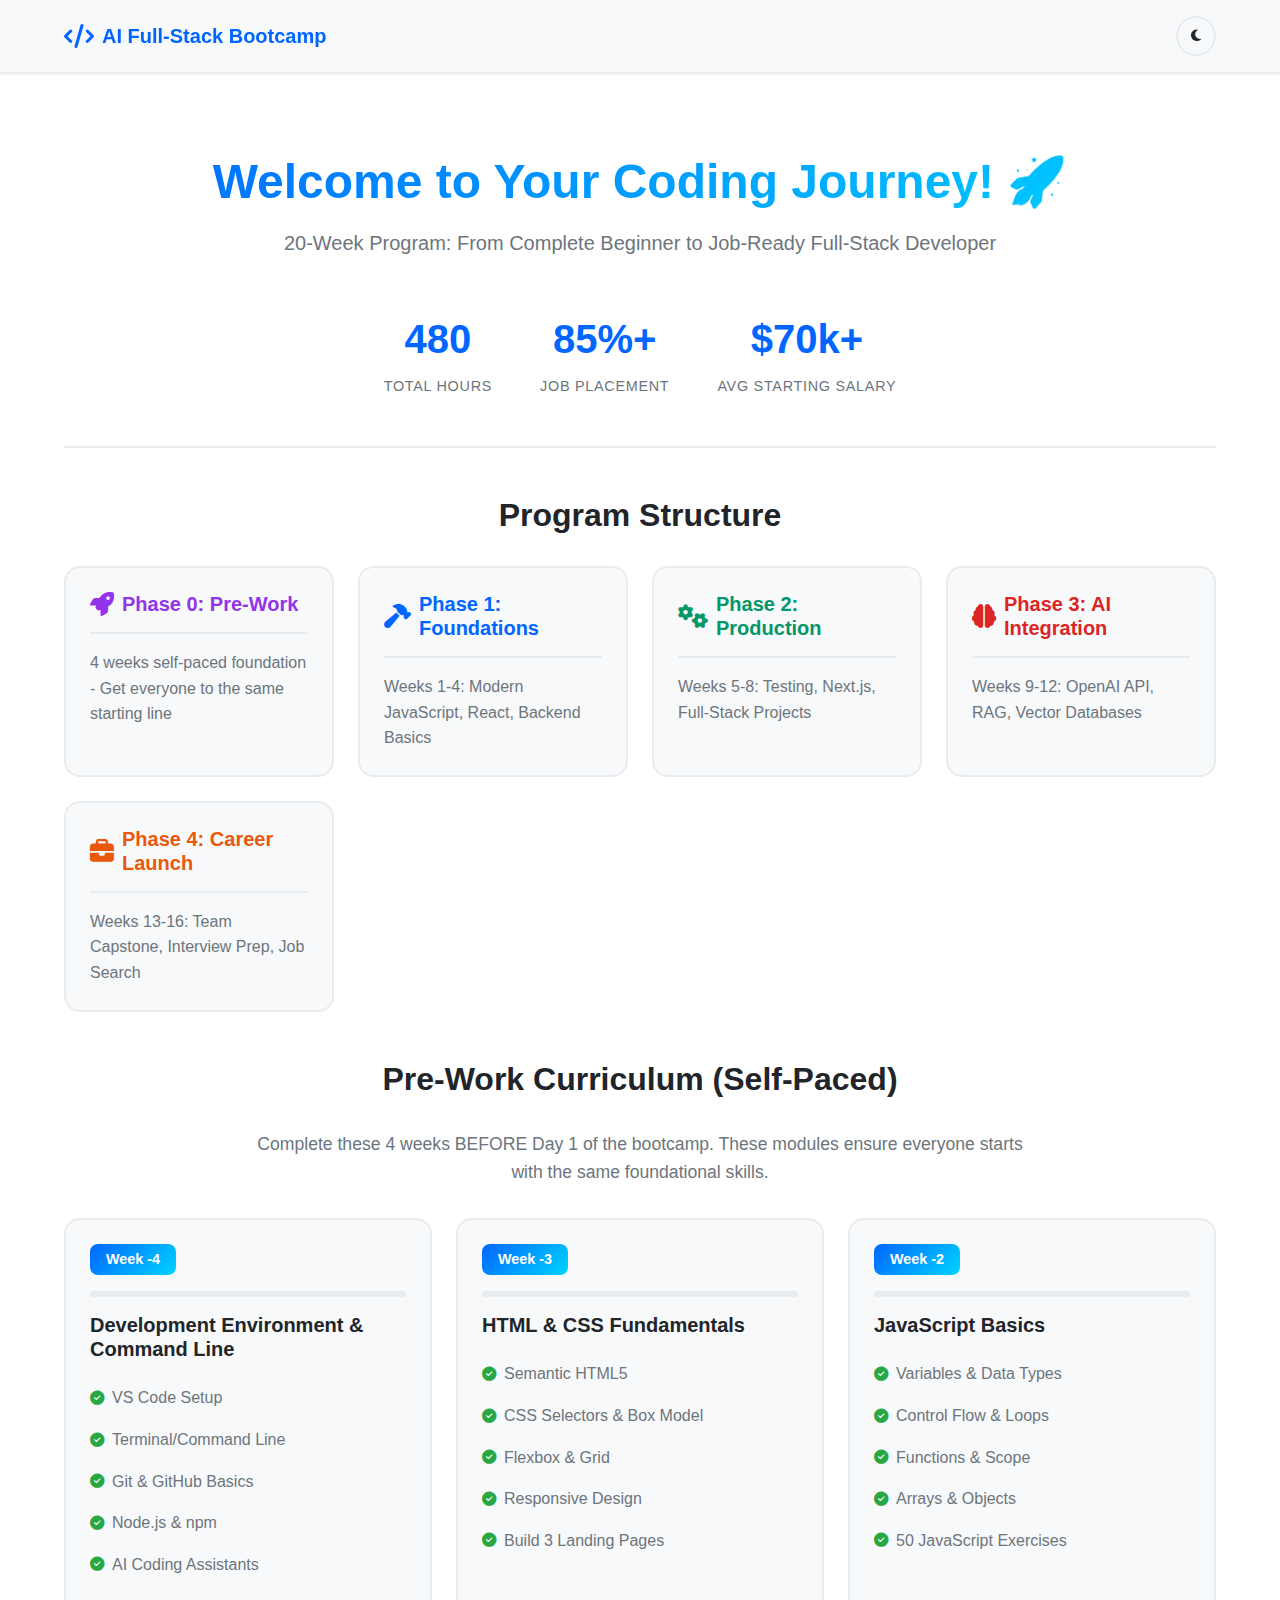
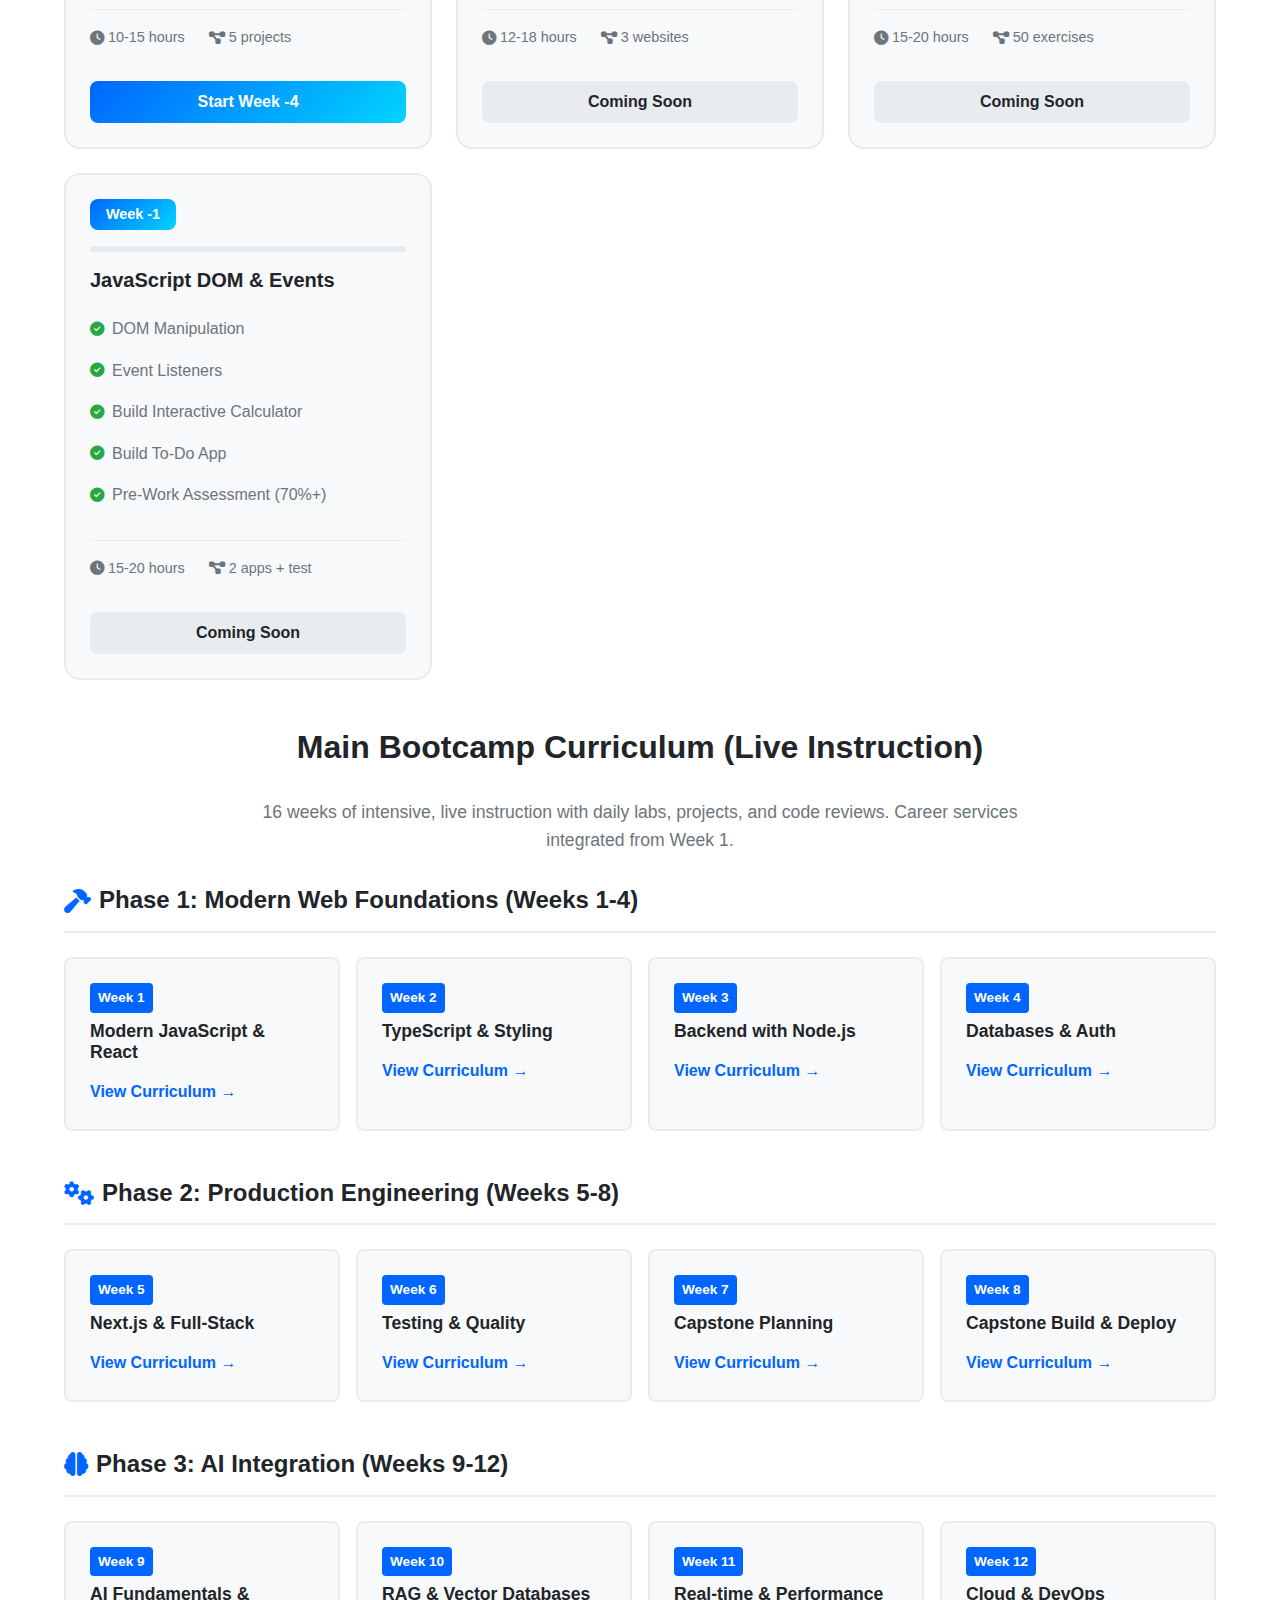
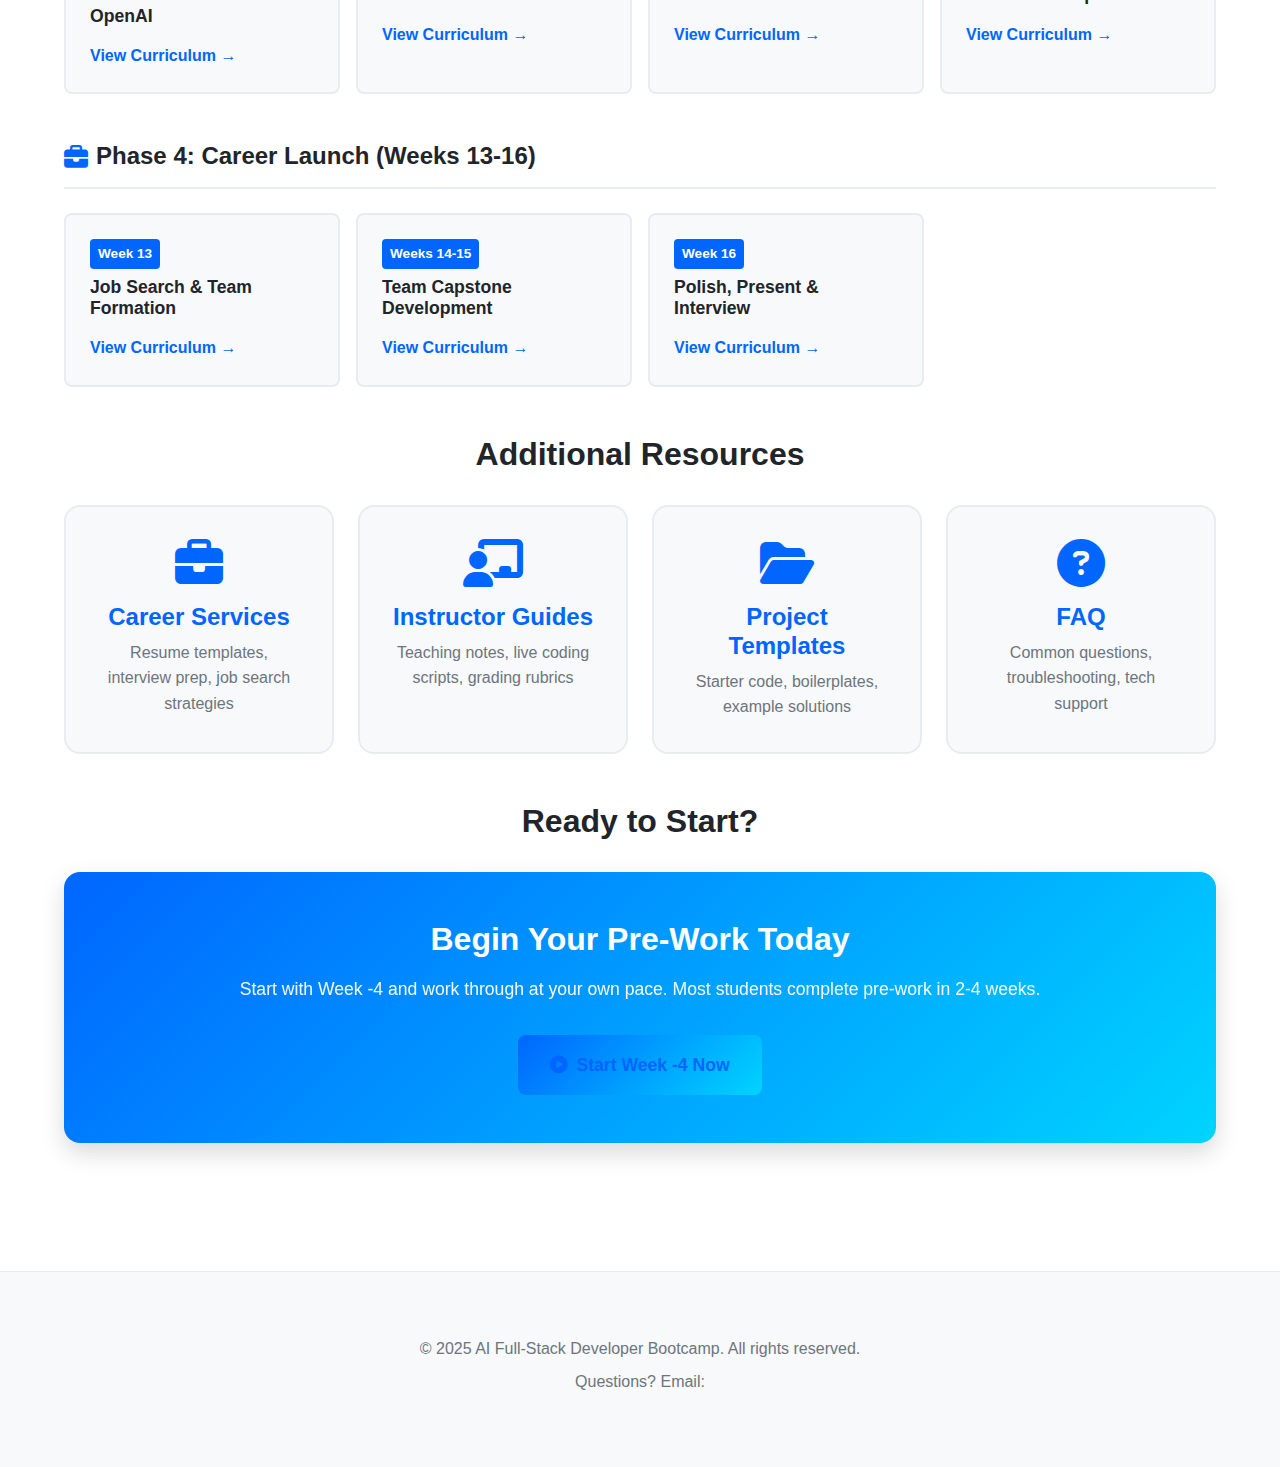
<file: index.html>
<!DOCTYPE html>
<html lang="en">
<head>
    <meta charset="UTF-8">
    <meta name="viewport" content="width=device-width, initial-scale=1.0">
    <title>AI Full-Stack Developer Bootcamp - Curriculum</title>
    <link rel="stylesheet" href="styles/main.css">
    <link rel="stylesheet" href="https://cdnjs.cloudflare.com/ajax/libs/font-awesome/6.4.0/css/all.min.css">
</head>
<body>
    <nav class="main-nav">
        <div class="nav-container">
            <div class="logo">
                <i class="fas fa-code"></i>
                <span>AI Full-Stack Bootcamp</span>
            </div>
            <button class="theme-toggle" id="themeToggle">
                <i class="fas fa-moon"></i>
            </button>
        </div>
    </nav>

    <main class="container">
        <header class="hero">
            <h1>Welcome to Your Coding Journey! 🚀</h1>
            <p class="subtitle">20-Week Program: From Complete Beginner to Job-Ready Full-Stack Developer</p>
            <div class="stats">
                <div class="stat">
                    <span class="stat-number">480</span>
                    <span class="stat-label">Total Hours</span>
                </div>
                <div class="stat">
                    <span class="stat-number">85%+</span>
                    <span class="stat-label">Job Placement</span>
                </div>
                <div class="stat">
                    <span class="stat-number">$70k+</span>
                    <span class="stat-label">Avg Starting Salary</span>
                </div>
            </div>
        </header>

        <section class="program-overview">
            <h2>Program Structure</h2>
            <div class="phases">
                <div class="phase">
                    <div class="phase-header phase-0">
                        <i class="fas fa-rocket"></i>
                        <h3>Phase 0: Pre-Work</h3>
                    </div>
                    <p>4 weeks self-paced foundation - Get everyone to the same starting line</p>
                </div>
                <div class="phase">
                    <div class="phase-header phase-1">
                        <i class="fas fa-hammer"></i>
                        <h3>Phase 1: Foundations</h3>
                    </div>
                    <p>Weeks 1-4: Modern JavaScript, React, Backend Basics</p>
                </div>
                <div class="phase">
                    <div class="phase-header phase-2">
                        <i class="fas fa-cogs"></i>
                        <h3>Phase 2: Production</h3>
                    </div>
                    <p>Weeks 5-8: Testing, Next.js, Full-Stack Projects</p>
                </div>
                <div class="phase">
                    <div class="phase-header phase-3">
                        <i class="fas fa-brain"></i>
                        <h3>Phase 3: AI Integration</h3>
                    </div>
                    <p>Weeks 9-12: OpenAI API, RAG, Vector Databases</p>
                </div>
                <div class="phase">
                    <div class="phase-header phase-4">
                        <i class="fas fa-briefcase"></i>
                        <h3>Phase 4: Career Launch</h3>
                    </div>
                    <p>Weeks 13-16: Team Capstone, Interview Prep, Job Search</p>
                </div>
            </div>
        </section>

        <section class="curriculum-nav">
            <h2>Pre-Work Curriculum (Self-Paced)</h2>
            <p class="section-intro">Complete these 4 weeks BEFORE Day 1 of the bootcamp. These modules ensure everyone starts with the same foundational skills.</p>
            
            <div class="week-cards">
                <div class="week-card">
                    <div class="week-header">
                        <span class="week-number">Week -4</span>
                        <div class="progress-bar">
                            <div class="progress-fill" data-progress="0"></div>
                        </div>
                    </div>
                    <h3>Development Environment & Command Line</h3>
                    <ul class="topics-list">
                        <li><i class="fas fa-check-circle"></i> VS Code Setup</li>
                        <li><i class="fas fa-check-circle"></i> Terminal/Command Line</li>
                        <li><i class="fas fa-check-circle"></i> Git & GitHub Basics</li>
                        <li><i class="fas fa-check-circle"></i> Node.js & npm</li>
                        <li><i class="fas fa-check-circle"></i> AI Coding Assistants</li>
                    </ul>
                    <div class="week-meta">
                        <span><i class="fas fa-clock"></i> 10-15 hours</span>
                        <span><i class="fas fa-project-diagram"></i> 5 projects</span>
                    </div>
                    <a href="prework/week-4/index.html" class="btn btn-primary">Start Week -4</a>
                </div>

                <div class="week-card">
                    <div class="week-header">
                        <span class="week-number">Week -3</span>
                        <div class="progress-bar">
                            <div class="progress-fill" data-progress="0"></div>
                        </div>
                    </div>
                    <h3>HTML & CSS Fundamentals</h3>
                    <ul class="topics-list">
                        <li><i class="fas fa-check-circle"></i> Semantic HTML5</li>
                        <li><i class="fas fa-check-circle"></i> CSS Selectors & Box Model</li>
                        <li><i class="fas fa-check-circle"></i> Flexbox & Grid</li>
                        <li><i class="fas fa-check-circle"></i> Responsive Design</li>
                        <li><i class="fas fa-check-circle"></i> Build 3 Landing Pages</li>
                    </ul>
                    <div class="week-meta">
                        <span><i class="fas fa-clock"></i> 12-18 hours</span>
                        <span><i class="fas fa-project-diagram"></i> 3 websites</span>
                    </div>
                    <a href="prework/week-3/index.html" class="btn btn-secondary">Coming Soon</a>
                </div>

                <div class="week-card">
                    <div class="week-header">
                        <span class="week-number">Week -2</span>
                        <div class="progress-bar">
                            <div class="progress-fill" data-progress="0"></div>
                        </div>
                    </div>
                    <h3>JavaScript Basics</h3>
                    <ul class="topics-list">
                        <li><i class="fas fa-check-circle"></i> Variables & Data Types</li>
                        <li><i class="fas fa-check-circle"></i> Control Flow & Loops</li>
                        <li><i class="fas fa-check-circle"></i> Functions & Scope</li>
                        <li><i class="fas fa-check-circle"></i> Arrays & Objects</li>
                        <li><i class="fas fa-check-circle"></i> 50 JavaScript Exercises</li>
                    </ul>
                    <div class="week-meta">
                        <span><i class="fas fa-clock"></i> 15-20 hours</span>
                        <span><i class="fas fa-project-diagram"></i> 50 exercises</span>
                    </div>
                    <a href="prework/week-2/index.html" class="btn btn-secondary">Coming Soon</a>
                </div>

                <div class="week-card">
                    <div class="week-header">
                        <span class="week-number">Week -1</span>
                        <div class="progress-bar">
                            <div class="progress-fill" data-progress="0"></div>
                        </div>
                    </div>
                    <h3>JavaScript DOM & Events</h3>
                    <ul class="topics-list">
                        <li><i class="fas fa-check-circle"></i> DOM Manipulation</li>
                        <li><i class="fas fa-check-circle"></i> Event Listeners</li>
                        <li><i class="fas fa-check-circle"></i> Build Interactive Calculator</li>
                        <li><i class="fas fa-check-circle"></i> Build To-Do App</li>
                        <li><i class="fas fa-check-circle"></i> Pre-Work Assessment (70%+)</li>
                    </ul>
                    <div class="week-meta">
                        <span><i class="fas fa-clock"></i> 15-20 hours</span>
                        <span><i class="fas fa-project-diagram"></i> 2 apps + test</span>
                    </div>
                    <a href="prework/week-1/index.html" class="btn btn-secondary">Coming Soon</a>
                </div>
            </div>
        </section>

        <section class="curriculum-nav bootcamp-weeks">
            <h2>Main Bootcamp Curriculum (Live Instruction)</h2>
            <p class="section-intro">16 weeks of intensive, live instruction with daily labs, projects, and code reviews. Career services integrated from Week 1.</p>
            
            <div class="phase-section">
                <h3 class="phase-title"><i class="fas fa-hammer"></i> Phase 1: Modern Web Foundations (Weeks 1-4)</h3>
                <div class="week-grid">
                    <div class="week-item">
                        <span class="week-badge">Week 1</span>
                        <h4>Modern JavaScript & React</h4>
                        <a href="bootcamp/week-1/index.html" class="btn-link">View Curriculum →</a>
                    </div>
                    <div class="week-item">
                        <span class="week-badge">Week 2</span>
                        <h4>TypeScript & Styling</h4>
                        <a href="bootcamp/week-2/index.html" class="btn-link">View Curriculum →</a>
                    </div>
                    <div class="week-item">
                        <span class="week-badge">Week 3</span>
                        <h4>Backend with Node.js</h4>
                        <a href="bootcamp/week-3/index.html" class="btn-link">View Curriculum →</a>
                    </div>
                    <div class="week-item">
                        <span class="week-badge">Week 4</span>
                        <h4>Databases & Auth</h4>
                        <a href="bootcamp/week-4/index.html" class="btn-link">View Curriculum →</a>
                    </div>
                </div>
            </div>

            <div class="phase-section">
                <h3 class="phase-title"><i class="fas fa-cogs"></i> Phase 2: Production Engineering (Weeks 5-8)</h3>
                <div class="week-grid">
                    <div class="week-item">
                        <span class="week-badge">Week 5</span>
                        <h4>Next.js & Full-Stack</h4>
                        <a href="bootcamp/week-5/index.html" class="btn-link">View Curriculum →</a>
                    </div>
                    <div class="week-item">
                        <span class="week-badge">Week 6</span>
                        <h4>Testing & Quality</h4>
                        <a href="bootcamp/week-6/index.html" class="btn-link">View Curriculum →</a>
                    </div>
                    <div class="week-item">
                        <span class="week-badge">Week 7</span>
                        <h4>Capstone Planning</h4>
                        <a href="bootcamp/week-7/index.html" class="btn-link">View Curriculum →</a>
                    </div>
                    <div class="week-item">
                        <span class="week-badge">Week 8</span>
                        <h4>Capstone Build & Deploy</h4>
                        <a href="bootcamp/week-8/index.html" class="btn-link">View Curriculum →</a>
                    </div>
                </div>
            </div>

            <div class="phase-section">
                <h3 class="phase-title"><i class="fas fa-brain"></i> Phase 3: AI Integration (Weeks 9-12)</h3>
                <div class="week-grid">
                    <div class="week-item">
                        <span class="week-badge">Week 9</span>
                        <h4>AI Fundamentals & OpenAI</h4>
                        <a href="bootcamp/week-9/index.html" class="btn-link">View Curriculum →</a>
                    </div>
                    <div class="week-item">
                        <span class="week-badge">Week 10</span>
                        <h4>RAG & Vector Databases</h4>
                        <a href="bootcamp/week-10/index.html" class="btn-link">View Curriculum →</a>
                    </div>
                    <div class="week-item">
                        <span class="week-badge">Week 11</span>
                        <h4>Real-time & Performance</h4>
                        <a href="bootcamp/week-11/index.html" class="btn-link">View Curriculum →</a>
                    </div>
                    <div class="week-item">
                        <span class="week-badge">Week 12</span>
                        <h4>Cloud & DevOps</h4>
                        <a href="bootcamp/week-12/index.html" class="btn-link">View Curriculum →</a>
                    </div>
                </div>
            </div>

            <div class="phase-section">
                <h3 class="phase-title"><i class="fas fa-briefcase"></i> Phase 4: Career Launch (Weeks 13-16)</h3>
                <div class="week-grid">
                    <div class="week-item">
                        <span class="week-badge">Week 13</span>
                        <h4>Job Search & Team Formation</h4>
                        <a href="bootcamp/week-13/index.html" class="btn-link">View Curriculum →</a>
                    </div>
                    <div class="week-item">
                        <span class="week-badge">Weeks 14-15</span>
                        <h4>Team Capstone Development</h4>
                        <a href="bootcamp/week-14-15/index.html" class="btn-link">View Curriculum →</a>
                    </div>
                    <div class="week-item">
                        <span class="week-badge">Week 16</span>
                        <h4>Polish, Present & Interview</h4>
                        <a href="bootcamp/week-16/index.html" class="btn-link">View Curriculum →</a>
                    </div>
                </div>
            </div>
        </section>

        <section class="resources">
            <h2>Additional Resources</h2>
            <div class="resource-grid">
                <a href="resources/career-services.html" class="resource-card">
                    <i class="fas fa-briefcase"></i>
                    <h3>Career Services</h3>
                    <p>Resume templates, interview prep, job search strategies</p>
                </a>
                <a href="resources/instructor-guides.html" class="resource-card">
                    <i class="fas fa-chalkboard-teacher"></i>
                    <h3>Instructor Guides</h3>
                    <p>Teaching notes, live coding scripts, grading rubrics</p>
                </a>
                <a href="resources/project-templates.html" class="resource-card">
                    <i class="fas fa-folder-open"></i>
                    <h3>Project Templates</h3>
                    <p>Starter code, boilerplates, example solutions</p>
                </a>
                <a href="resources/faq.html" class="resource-card">
                    <i class="fas fa-question-circle"></i>
                    <h3>FAQ</h3>
                    <p>Common questions, troubleshooting, tech support</p>
                </a>
            </div>
        </section>

        <section class="getting-started">
            <h2>Ready to Start?</h2>
            <div class="cta-box">
                <h3>Begin Your Pre-Work Today</h3>
                <p>Start with Week -4 and work through at your own pace. Most students complete pre-work in 2-4 weeks.</p>
                <a href="prework/week-4/index.html" class="btn btn-cta">
                    <i class="fas fa-play-circle"></i> Start Week -4 Now
                </a>
            </div>
        </section>
    </main>

    <footer>
        <div class="container">
            <p>&copy; 2025 AI Full-Stack Developer Bootcamp. All rights reserved.</p>
            <p>Questions? Email: <a href="/cdn-cgi/l/email-protection#582b2d2828372a2c183a37372c3b393528763c3d2e"><span class="__cf_email__" data-cfemail="fb888e8b8b94898fbb9994948f989a
</file>
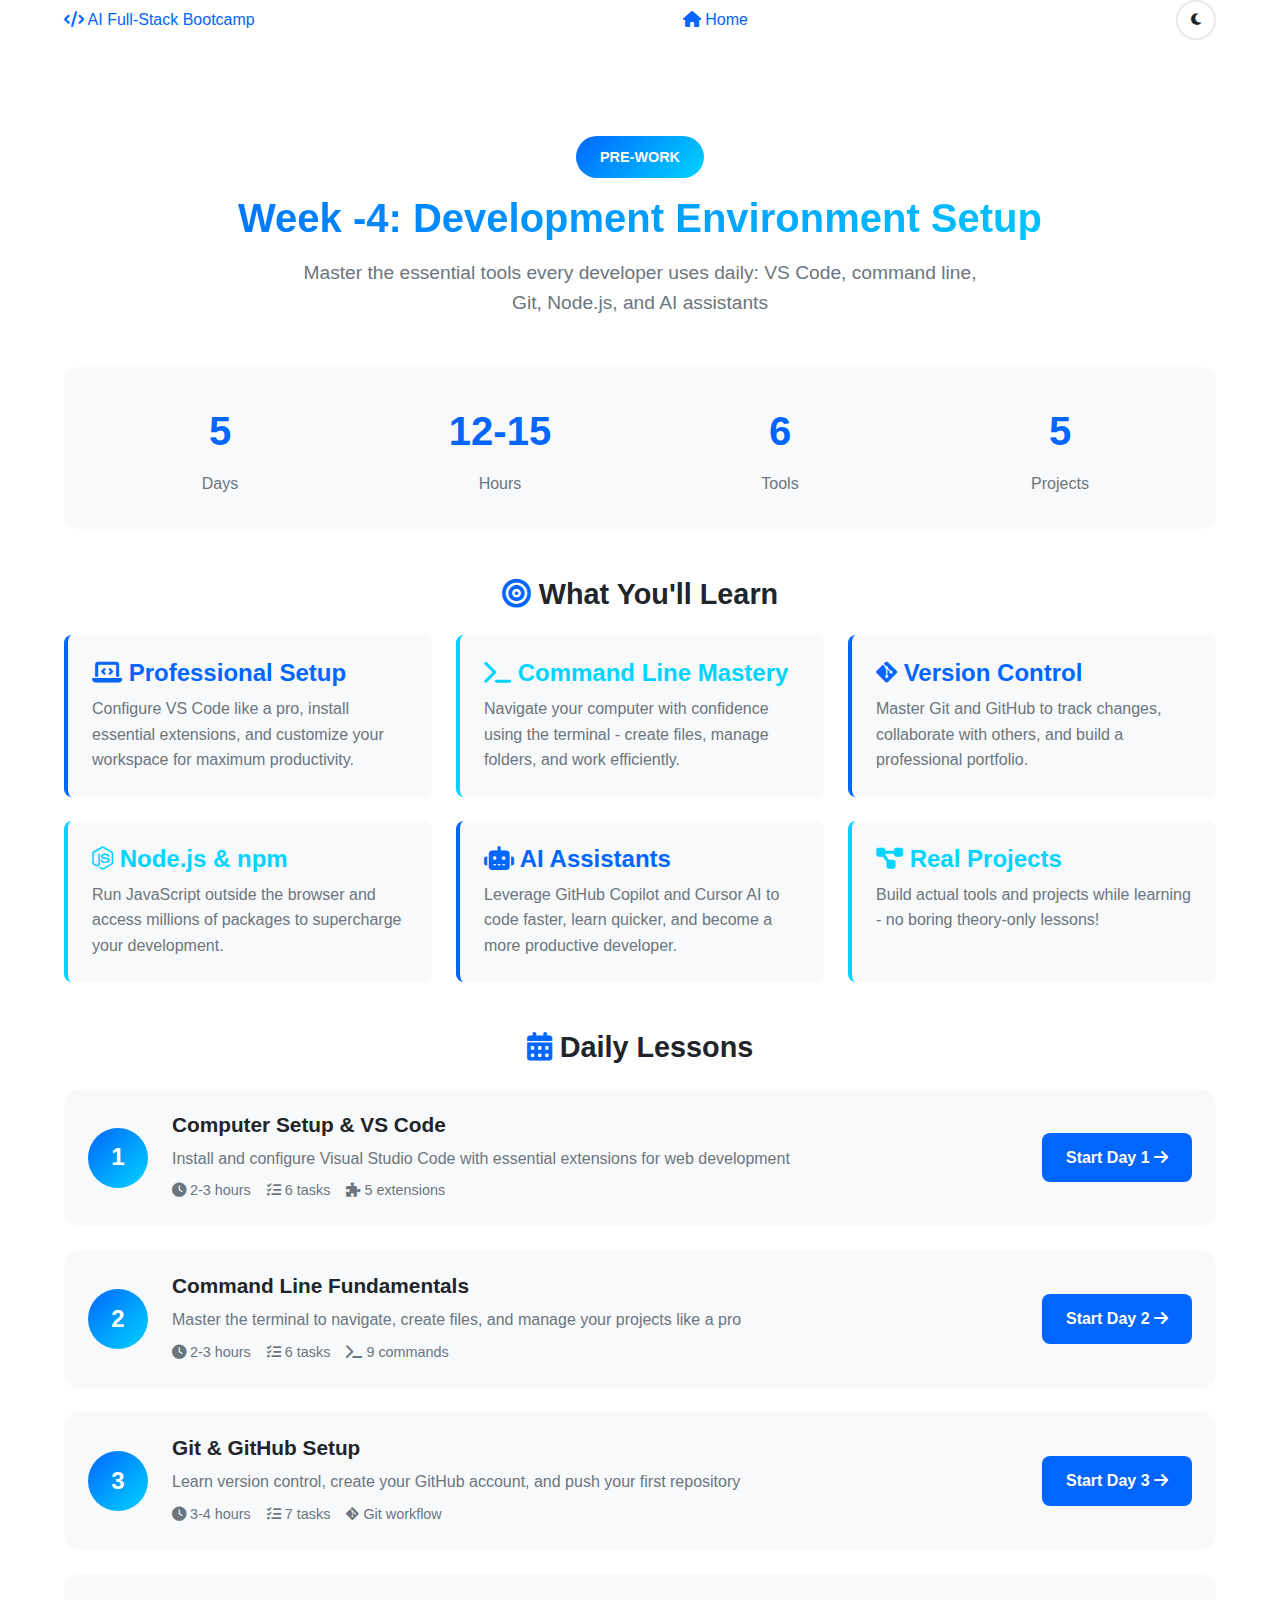
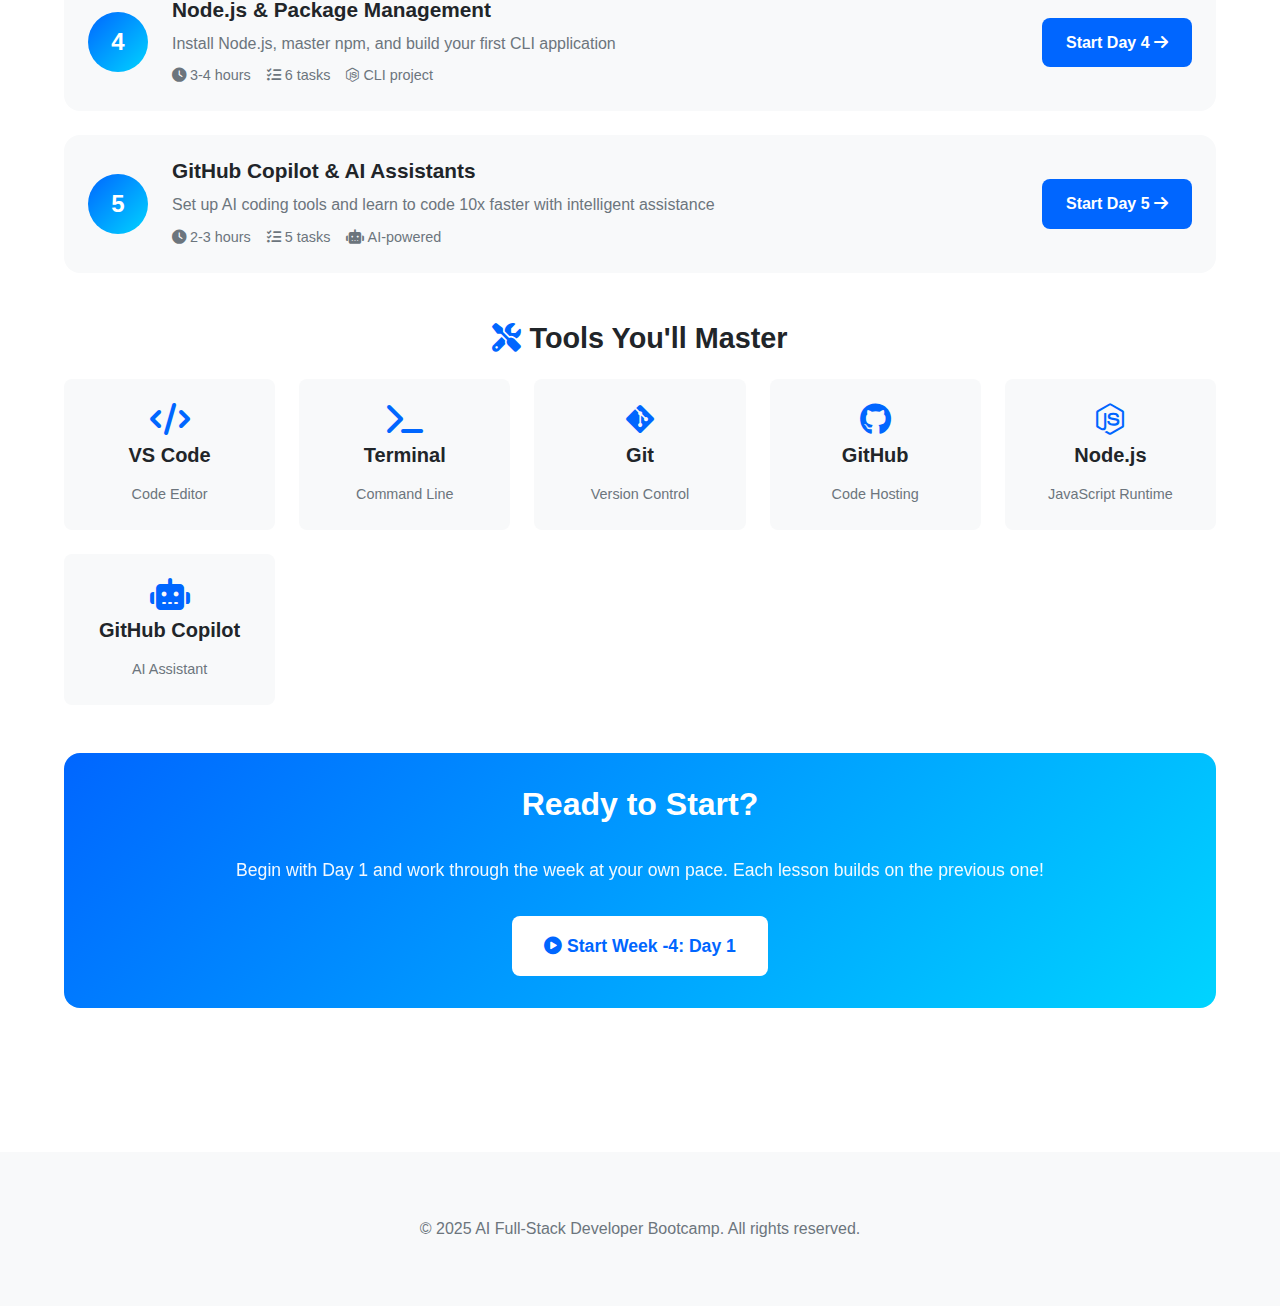
<file: prework/week-4/index.html>
<!DOCTYPE html>
<html lang="en">
<head>
    <meta charset="UTF-8">
    <meta name="viewport" content="width=device-width, initial-scale=1.0">
    <title>Week -4: Development Environment Setup | AI Full-Stack Developer Bootcamp</title>
    <link rel="stylesheet" href="../../styles/main.css">
    <link rel="stylesheet" href="https://cdnjs.cloudflare.com/ajax/libs/font-awesome/6.4.0/css/all.min.css">
</head>
<body>
    <nav class="top-nav">
        <div class="nav-container">
            <a href="../../index.html" class="nav-brand">
                <i class="fas fa-code"></i>
                AI Full-Stack Bootcamp
            </a>
            <div class="nav-links">
                <a href="../../index.html"><i class="fas fa-home"></i> Home</a>
            </div>
            <button id="theme-toggle" class="theme-toggle" aria-label="Toggle theme">
                <i class="fas fa-moon"></i>
            </button>
        </div>
    </nav>

    <div class="container" style="padding-top: 6rem;">
        <header style="text-align: center; margin-bottom: 3rem;">
            <div style="display: inline-block; background: linear-gradient(135deg, var(--accent-primary), var(--accent-secondary)); padding: 0.5rem 1.5rem; border-radius: 2rem; margin-bottom: 1rem;">
                <span style="color: white; font-weight: 600; font-size: 0.9rem;">PRE-WORK</span>
            </div>
            <h1 style="font-size: 2.5rem; margin-bottom: 1rem; background: linear-gradient(135deg, var(--accent-primary), var(--accent-secondary)); -webkit-background-clip: text; -webkit-text-fill-color: transparent; background-clip: text;">
                Week -4: Development Environment Setup
            </h1>
            <p style="font-size: 1.2rem; color: var(--text-secondary); max-width: 700px; margin: 0 auto;">
                Master the essential tools every developer uses daily: VS Code, command line, Git, Node.js, and AI assistants
            </p>
        </header>

        <section style="background: var(--bg-secondary); padding: 2rem; border-radius: var(--radius-lg); margin-bottom: 3rem;">
            <div style="display: grid; grid-template-columns: repeat(auto-fit, minmax(200px, 1fr)); gap: 2rem; text-align: center;">
                <div>
                    <div style="font-size: 2.5rem; font-weight: 700; color: var(--accent-primary); margin-bottom: 0.5rem;">5</div>
                    <div style="color: var(--text-secondary);">Days</div>
                </div>
                <div>
                    <div style="font-size: 2.5rem; font-weight: 700; color: var(--accent-primary); margin-bottom: 0.5rem;">12-15</div>
                    <div style="color: var(--text-secondary);">Hours</div>
                </div>
                <div>
                    <div style="font-size: 2.5rem; font-weight: 700; color: var(--accent-primary); margin-bottom: 0.5rem;">6</div>
                    <div style="color: var(--text-secondary);">Tools</div>
                </div>
                <div>
                    <div style="font-size: 2.5rem; font-weight: 700; color: var(--accent-primary); margin-bottom: 0.5rem;">5</div>
                    <div style="color: var(--text-secondary);">Projects</div>
                </div>
            </div>
        </section>

        <section style="margin-bottom: 3rem;">
            <h2 style="font-size: 1.8rem; margin-bottom: 1.5rem;">
                <i class="fas fa-bullseye" style="color: var(--accent-primary);"></i>
                What You'll Learn
            </h2>
            <div style="display: grid; grid-template-columns: repeat(auto-fit, minmax(300px, 1fr)); gap: 1.5rem;">
                <div style="background: var(--bg-secondary); padding: 1.5rem; border-radius: var(--radius-md); border-left: 4px solid var(--accent-primary);">
                    <h3 style="color: var(--accent-primary); margin-bottom: 0.5rem;">
                        <i class="fas fa-laptop-code"></i> Professional Setup
                    </h3>
                    <p style="color: var(--text-secondary); margin: 0;">Configure VS Code like a pro, install essential extensions, and customize your workspace for maximum productivity.</p>
                </div>
                <div style="background: var(--bg-secondary); padding: 1.5rem; border-radius: var(--radius-md); border-left: 4px solid var(--accent-secondary);">
                    <h3 style="color: var(--accent-secondary); margin-bottom: 0.5rem;">
                        <i class="fas fa-terminal"></i> Command Line Mastery
                    </h3>
                    <p style="color: var(--text-secondary); margin: 0;">Navigate your computer with confidence using the terminal - create files, manage folders, and work efficiently.</p>
                </div>
                <div style="background: var(--bg-secondary); padding: 1.5rem; border-radius: var(--radius-md); border-left: 4px solid var(--accent-primary);">
                    <h3 style="color: var(--accent-primary); margin-bottom: 0.5rem;">
                        <i class="fab fa-git-alt"></i> Version Control
                    </h3>
                    <p style="color: var(--text-secondary); margin: 0;">Master Git and GitHub to track changes, collaborate with others, and build a professional portfolio.</p>
                </div>
                <div style="background: var(--bg-secondary); padding: 1.5rem; border-radius: var(--radius-md); border-left: 4px solid var(--accent-secondary);">
                    <h3 style="color: var(--accent-secondary); margin-bottom: 0.5rem;">
                        <i class="fab fa-node-js"></i> Node.js & npm
                    </h3>
                    <p style="color: var(--text-secondary); margin: 0;">Run JavaScript outside the browser and access millions of packages to supercharge your development.</p>
                </div>
                <div style="background: var(--bg-secondary); padding: 1.5rem; border-radius: var(--radius-md); border-left: 4px solid var(--accent-primary);">
                    <h3 style="color: var(--accent-primary); margin-bottom: 0.5rem;">
                        <i class="fas fa-robot"></i> AI Assistants
                    </h3>
                    <p style="color: var(--text-secondary); margin: 0;">Leverage GitHub Copilot and Cursor AI to code faster, learn quicker, and become a more productive developer.</p>
                </div>
                <div style="background: var(--bg-secondary); padding: 1.5rem; border-radius: var(--radius-md); border-left: 4px solid var(--accent-secondary);">
                    <h3 style="color: var(--accent-secondary); margin-bottom: 0.5rem;">
                        <i class="fas fa-project-diagram"></i> Real Projects
                    </h3>
                    <p style="color: var(--text-secondary); margin: 0;">Build actual tools and projects while learning - no boring theory-only lessons!</p>
                </div>
            </div>
        </section>

        <section style="margin-bottom: 3rem;">
            <h2 style="font-size: 1.8rem; margin-bottom: 1.5rem;">
                <i class="fas fa-calendar-alt" style="color: var(--accent-primary);"></i>
                Daily Lessons
            </h2>
            
            <div style="display: flex; flex-direction: column; gap: 1.5rem;">
                <!-- Day 1 -->
                <div style="background: var(--bg-secondary); border-radius: var(--radius-lg); overflow: hidden; transition: transform 0.2s, box-shadow 0.2s;">
                    <div style="display: grid; grid-template-columns: auto 1fr auto; gap: 1.5rem; padding: 1.5rem; align-items: center;">
                        <div style="width: 60px; height: 60px; border-radius: 50%; background: linear-gradient(135deg, var(--accent-primary), var(--accent-secondary)); display: flex; align-items: center; justify-content: center; color: white; font-size: 1.5rem; font-weight: 700;">
                            1
                        </div>
                        <div>
                            <h3 style="margin: 0 0 0.5rem 0; font-size: 1.3rem;">Computer Setup & VS Code</h3>
                            <p style="color: var(--text-secondary); margin: 0 0 0.5rem 0;">Install and configure Visual Studio Code with essential extensions for web development</p>
                            <div style="display: flex; gap: 1rem; flex-wrap: wrap; font-size: 0.9rem; color: var(--text-secondary);">
                                <span><i class="fas fa-clock"></i> 2-3 hours</span>
                                <span><i class="fas fa-tasks"></i> 6 tasks</span>
                                <span><i class="fas fa-puzzle-piece"></i> 5 extensions</span>
                            </div>
                        </div>
                        <a href="day1.html" style="padding: 0.75rem 1.5rem; background: var(--accent-primary); color: white; text-decoration: none; border-radius: var(--radius-md); font-weight: 600; white-space: nowrap; transition: transform 0.2s, box-shadow 0.2s;">
                            Start Day 1 <i class="fas fa-arrow-right"></i>
                        </a>
                    </div>
                </div>

                <!-- Day 2 -->
                <div style="background: var(--bg-secondary); border-radius: var(--radius-lg); overflow: hidden; transition: transform 0.2s, box-shadow 0.2s;">
                    <div style="display: grid; grid-template-columns: auto 1fr auto; gap: 1.5rem; padding: 1.5rem; align-items: center;">
                        <div style="width: 60px; height: 60px; border-radius: 50%; background: linear-gradient(135deg, var(--accent-primary), var(--accent-secondary)); display: flex; align-items: center; justify-content: center; color: white; font-size: 1.5rem; font-weight: 700;">
                            2
                        </div>
                        <div>
                            <h3 style="margin: 0 0 0.5rem 0; font-size: 1.3rem;">Command Line Fundamentals</h3>
                            <p style="color: var(--text-secondary); margin: 0 0 0.5rem 0;">Master the terminal to navigate, create files, and manage your projects like a pro</p>
                            <div style="display: flex; gap: 1rem; flex-wrap: wrap; font-size: 0.9rem; color: var(--text-secondary);">
                                <span><i class="fas fa-clock"></i> 2-3 hours</span>
                                <span><i class="fas fa-tasks"></i> 6 tasks</span>
                                <span><i class="fas fa-terminal"></i> 9 commands</span>
                            </div>
                        </div>
                        <a href="day2.html" style="padding: 0.75rem 1.5rem; background: var(--accent-primary); color: white; text-decoration: none; border-radius: var(--radius-md); font-weight: 600; white-space: nowrap; transition: transform 0.2s, box-shadow 0.2s;">
                            Start Day 2 <i class="fas fa-arrow-right"></i>
                        </a>
                    </div>
                </div>

                <!-- Day 3 -->
                <div style="background: var(--bg-secondary); border-radius: var(--radius-lg); overflow: hidden; transition: transform 0.2s, box-shadow 0.2s;">
                    <div style="display: grid; grid-template-columns: auto 1fr auto; gap: 1.5rem; padding: 1.5rem; align-items: center;">
                        <div style="width: 60px; height: 60px; border-radius: 50%; background: linear-gradient(135deg, var(--accent-primary), var(--accent-secondary)); display: flex; align-items: center; justify-content: center; color: white; font-size: 1.5rem; font-weight: 700;">
                            3
                        </div>
                        <div>
                            <h3 style="margin: 0 0 0.5rem 0; font-size: 1.3rem;">Git & GitHub Setup</h3>
                            <p style="color: var(--text-secondary); margin: 0 0 0.5rem 0;">Learn version control, create your GitHub account, and push your first repository</p>
                            <div style="display: flex; gap: 1rem; flex-wrap: wrap; font-size: 0.9rem; color: var(--text-secondary);">
                                <span><i class="fas fa-clock"></i> 3-4 hours</span>
                                <span><i class="fas fa-tasks"></i> 7 tasks</span>
                                <span><i class="fab fa-git-alt"></i> Git workflow</span>
                            </div>
                        </div>
                        <a href="day3.html" style="padding: 0.75rem 1.5rem; background: var(--accent-primary); color: white; text-decoration: none; border-radius: var(--radius-md); font-weight: 600; white-space: nowrap; transition: transform 0.2s, box-shadow 0.2s;">
                            Start Day 3 <i class="fas fa-arrow-right"></i>
                        </a>
                    </div>
                </div>

                <!-- Day 4 -->
                <div style="background: var(--bg-secondary); border-radius: var(--radius-lg); overflow: hidden; transition: transform 0.2s, box-shadow 0.2s;">
                    <div style="display: grid; grid-template-columns: auto 1fr auto; gap: 1.5rem; padding: 1.5rem; align-items: center;">
                        <div style="width: 60px; height: 60px; border-radius: 50%; background: linear-gradient(135deg, var(--accent-primary), var(--accent-secondary)); display: flex; align-items: center; justify-content: center; color: white; font-size: 1.5rem; font-weight: 700;">
                            4
                        </div>
                        <div>
                            <h3 style="margin: 0 0 0.5rem 0; font-size: 1.3rem;">Node.js & Package Management</h3>
                            <p style="color: var(--text-secondary); margin: 0 0 0.5rem 0;">Install Node.js, master npm, and build your first CLI application</p>
                            <div style="display: flex; gap: 1rem; flex-wrap: wrap; font-size: 0.9rem; color: var(--text-secondary);">
                                <span><i class="fas fa-clock"></i> 3-4 hours</span>
                                <span><i class="fas fa-tasks"></i> 6 tasks</span>
                                <span><i class="fab fa-node-js"></i> CLI project</span>
                            </div>
                        </div>
                        <a href="day4.html" style="padding: 0.75rem 1.5rem; background: var(--accent-primary); color: white; text-decoration: none; border-radius: var(--radius-md); font-weight: 600; white-space: nowrap; transition: transform 0.2s, box-shadow 0.2s;">
                            Start Day 4 <i class="fas fa-arrow-right"></i>
                        </a>
                    </div>
                </div>

                <!-- Day 5 -->
                <div style="background: var(--bg-secondary); border-radius: var(--radius-lg); overflow: hidden; transition: transform 0.2s, box-shadow 0.2s;">
                    <div style="display: grid; grid-template-columns: auto 1fr auto; gap: 1.5rem; padding: 1.5rem; align-items: center;">
                        <div style="width: 60px; height: 60px; border-radius: 50%; background: linear-gradient(135deg, var(--accent-primary), var(--accent-secondary)); display: flex; align-items: center; justify-content: center; color: white; font-size: 1.5rem; font-weight: 700;">
                            5
                        </div>
                        <div>
                            <h3 style="margin: 0 0 0.5rem 0; font-size: 1.3rem;">GitHub Copilot & AI Assistants</h3>
                            <p style="color: var(--text-secondary); margin: 0 0 0.5rem 0;">Set up AI coding tools and learn to code 10x faster with intelligent assistance</p>
                            <div style="display: flex; gap: 1rem; flex-wrap: wrap; font-size: 0.9rem; color: var(--text-secondary);">
                                <span><i class="fas fa-clock"></i> 2-3 hours</span>
                                <span><i class="fas fa-tasks"></i> 5 tasks</span>
                                <span><i class="fas fa-robot"></i> AI-powered</span>
                            </div>
                        </div>
                        <a href="day5.html" style="padding: 0.75rem 1.5rem; background: var(--accent-primary); color: white; text-decoration: none; border-radius: var(--radius-md); font-weight: 600; white-space: nowrap; transition: transform 0.2s, box-shadow 0.2s;">
                            Start Day 5 <i class="fas fa-arrow-right"></i>
                        </a>
                    </div>
                </div>
            </div>
        </section>

        <section style="margin-bottom: 3rem;">
            <h2 style="font-size: 1.8rem; margin-bottom: 1.5rem;">
                <i class="fas fa-tools" style="color: var(--accent-primary);"></i>
                Tools You'll Master
            </h2>
            <div style="display: grid; grid-template-columns: repeat(auto-fit, minmax(200px, 1fr)); gap: 1.5rem;">
                <div style="background: var(--bg-secondary); padding: 1.5rem; border-radius: var(--radius-md); text-align: center;">
                    <i class="fas fa-code" style="font-size: 2rem; color: var(--accent-primary); margin-bottom: 0.5rem;"></i>
                    <h4>VS Code</h4>
                    <p style="font-size: 0.9rem; color: var(--text-secondary); margin: 0;">Code Editor</p>
                </div>
                <div style="background: var(--bg-secondary); padding: 1.5rem; border-radius: var(--radius-md); text-align: center;">
                    <i class="fas fa-terminal" style="font-size: 2rem; color: var(--accent-primary); margin-bottom: 0.5rem;"></i>
                    <h4>Terminal</h4>
                    <p style="font-size: 0.9rem; color: var(--text-secondary); margin: 0;">Command Line</p>
                </div>
                <div style="background: var(--bg-secondary); padding: 1.5rem; border-radius: var(--radius-md); text-align: center;">
                    <i class="fab fa-git-alt" style="font-size: 2rem; color: var(--accent-primary); margin-bottom: 0.5rem;"></i>
                    <h4>Git</h4>
                    <p style="font-size: 0.9rem; color: var(--text-secondary); margin: 0;">Version Control</p>
                </div>
                <div style="background: var(--bg-secondary); padding: 1.5rem; border-radius: var(--radius-md); text-align: center;">
                    <i class="fab fa-github" style="font-size: 2rem; color: var(--accent-primary); margin-bottom: 0.5rem;"></i>
                    <h4>GitHub</h4>
                    <p style="font-size: 0.9rem; color: var(--text-secondary); margin: 0;">Code Hosting</p>
                </div>
                <div style="background: var(--bg-secondary); padding: 1.5rem; border-radius: var(--radius-md); text-align: center;">
                    <i class="fab fa-node-js" style="font-size: 2rem; color: var(--accent-primary); margin-bottom: 0.5rem;"></i>
                    <h4>Node.js</h4>
                    <p style="font-size: 0.9rem; color: var(--text-secondary); margin: 0;">JavaScript Runtime</p>
                </div>
                <div style="background: var(--bg-secondary); padding: 1.5rem; border-radius: var(--radius-md); text-align: center;">
                    <i class="fas fa-robot" style="font-size: 2rem; color: var(--accent-primary); margin-bottom: 0.5rem;"></i>
                    <h4>GitHub Copilot</h4>
                    <p style="font-size: 0.9rem; color: var(--text-secondary); margin: 0;">AI Assistant</p>
                </div>
            </div>
        </section>

        <section style="margin-top: 3rem; padding: 2rem; background: linear-gradient(135deg, var(--accent-primary), var(--accent-secondary)); border-radius: var(--radius-lg); color: white; text-align: center;">
            <h2 style="color: white;">Ready to Start?</h2>
            <p style="font-size: 1.1rem; opacity: 0.95; margin-bottom: 2rem;">Begin with Day 1 and work through the week at your own pace. Each lesson builds on the previous one!</p>
            <a href="day1.html" class="btn" style="background: white; color: var(--accent-primary); padding: 1rem 2rem; font-size: 1.1rem; text-decoration: none; border-radius: var(--radius-md); display: inline-block; font-weight: 600; transition: transform 0.2s, box-shadow 0.2s;">
                <i class="fas fa-play-circle"></i> Start Week -4: Day 1
            </a>
        </section>
    </div>

    <footer style="background: var(--bg-secondary); margin-top: 4rem; padding: 2rem 0; text-align: center; border-top: 1px solid var(--border-color);">
        <div class="container">
            <p style="color: var(--text-secondary); margin: 0;">&copy; 2025 AI Full-Stack Developer Bootcamp. All rights reserved.</p>
        </div>
    </footer>

    <script src="../../js/main.js"></script>
</body>
</html>
</file>
<file: styles/main.css>
/* ==========================================
   AI FULL-STACK BOOTCAMP - MAIN STYLESHEET
   Modern, Responsive, Accessible Design
   ========================================== */

/* ========== CSS VARIABLES ========== */
:root {
    /* Colors - Light Theme */
    --bg-primary: #ffffff;
    --bg-secondary: #f8f9fa;
    --bg-tertiary: #e9ecef;
    --text-primary: #212529;
    --text-secondary: #6c757d;
    --text-muted: #adb5bd;
    
    /* Accent Colors */
    --accent-primary: #0066ff;
    --accent-secondary: #00d4ff;
    --accent-success: #28a745;
    --accent-warning: #ffc107;
    --accent-danger: #dc3545;
    
    /* Phase Colors */
    --phase-0: #9333ea;
    --phase-1: #0066ff;
    --phase-2: #059669;
    --phase-3: #dc2626;
    --phase-4: #ea580c;
    
    /* Spacing */
    --spacing-xs: 0.25rem;
    --spacing-sm: 0.5rem;
    --spacing-md: 1rem;
    --spacing-lg: 1.5rem;
    --spacing-xl: 2rem;
    --spacing-2xl: 3rem;
    
    /* Typography */
    --font-primary: -apple-system, BlinkMacSystemFont, 'Segoe UI', Roboto, Oxygen, Ubuntu, sans-serif;
    --font-mono: 'Monaco', 'Courier New', monospace;
    
    /* Shadows */
    --shadow-sm: 0 1px 3px rgba(0,0,0,0.1);
    --shadow-md: 0 4px 6px rgba(0,0,0,0.1);
    --shadow-lg: 0 10px 25px rgba(0,0,0,0.15);
    
    /* Border Radius */
    --radius-sm: 0.25rem;
    --radius-md: 0.5rem;
    --radius-lg: 1rem;
    
    /* Transitions */
    --transition-fast: 150ms ease-in-out;
    --transition-base: 250ms ease-in-out;
}

/* Dark Theme */
[data-theme="dark"] {
    --bg-primary: #1a1a1a;
    --bg-secondary: #2d2d2d;
    --bg-tertiary: #404040;
    --text-primary: #f8f9fa;
    --text-secondary: #adb5bd;
    --text-muted: #6c757d;
    
    --shadow-sm: 0 1px 3px rgba(0,0,0,0.3);
    --shadow-md: 0 4px 6px rgba(0,0,0,0.4);
    --shadow-lg: 0 10px 25px rgba(0,0,0,0.5);
}

/* ========== RESET & BASE STYLES ========== */
*, *::before, *::after {
    box-sizing: border-box;
    margin: 0;
    padding: 0;
}

html {
    scroll-behavior: smooth;
}

body {
    font-family: var(--font-primary);
    background-color: var(--bg-primary);
    color: var(--text-primary);
    line-height: 1.6;
    transition: background-color var(--transition-base), color var(--transition-base);
}

/* ========== TYPOGRAPHY ========== */
h1, h2, h3, h4, h5, h6 {
    line-height: 1.2;
    margin-bottom: var(--spacing-md);
    font-weight: 700;
}

h1 { font-size: 2.5rem; }
h2 { font-size: 2rem; }
h3 { font-size: 1.5rem; }
h4 { font-size: 1.25rem; }

p {
    margin-bottom: var(--spacing-md);
}

a {
    color: var(--accent-primary);
    text-decoration: none;
    transition: color var(--transition-fast);
}

a:hover {
    color: var(--accent-secondary);
}

code {
    font-family: var(--font-mono);
    background-color: var(--bg-tertiary);
    padding: 0.2rem 0.4rem;
    border-radius: var(--radius-sm);
    font-size: 0.9em;
}

/* ========== NAVIGATION ========== */
.main-nav {
    background-color: var(--bg-secondary);
    border-bottom: 1px solid var(--bg-tertiary);
    padding: var(--spacing-md) 0;
    position: sticky;
    top: 0;
    z-index: 1000;
    box-shadow: var(--shadow-sm);
}

.nav-container {
    max-width: 1200px;
    margin: 0 auto;
    padding: 0 var(--spacing-lg);
    display: flex;
    justify-content: space-between;
    align-items: center;
}

.logo {
    display: flex;
    align-items: center;
    gap: var(--spacing-sm);
    font-size: 1.25rem;
    font-weight: 700;
    color: var(--accent-primary);
}

.logo i {
    font-size: 1.5rem;
}

.theme-toggle {
    background: none;
    border: 2px solid var(--bg-tertiary);
    color: var(--text-primary);
    width: 40px;
    height: 40px;
    border-radius: 50%;
    cursor: pointer;
    transition: all var(--transition-fast);
    display: flex;
    align-items: center;
    justify-content: center;
}

.theme-toggle:hover {
    border-color: var(--accent-primary);
    transform: scale(1.1);
}

/* ========== LAYOUT ========== */
.container {
    max-width: 1200px;
    margin: 0 auto;
    padding: var(--spacing-xl) var(--spacing-lg);
}

/* ========== HERO SECTION ========== */
.hero {
    text-align: center;
    padding: var(--spacing-2xl) 0;
    border-bottom: 2px solid var(--bg-tertiary);
    margin-bottom: var(--spacing-2xl);
}

.hero h1 {
    font-size: 3rem;
    margin-bottom: var(--spacing-md);
    background: linear-gradient(135deg, var(--accent-primary), var(--accent-secondary));
    -webkit-background-clip: text;
    -webkit-text-fill-color: transparent;
    background-clip: text;
}

.subtitle {
    font-size: 1.25rem;
    color: var(--text-secondary);
    margin-bottom: var(--spacing-xl);
}

.stats {
    display: flex;
    justify-content: center;
    gap: var(--spacing-2xl);
    flex-wrap: wrap;
    margin-top: var(--spacing-2xl);
}

.stat {
    display: flex;
    flex-direction: column;
    align-items: center;
    gap: var(--spacing-xs);
}

.stat-number {
    font-size: 2.5rem;
    font-weight: 700;
    color: var(--accent-primary);
}

.stat-label {
    font-size: 0.9rem;
    color: var(--text-secondary);
    text-transform: uppercase;
    letter-spacing: 0.05em;
}

/* ========== SECTIONS ========== */
section {
    margin-bottom: var(--spacing-2xl);
}

section h2 {
    font-size: 2rem;
    margin-bottom: var(--spacing-xl);
    text-align: center;
}

.section-intro {
    text-align: center;
    color: var(--text-secondary);
    max-width: 800px;
    margin: 0 auto var(--spacing-xl) auto;
    font-size: 1.1rem;
}

/* ========== PHASE CARDS ========== */
.phases {
    display: grid;
    grid-template-columns: repeat(auto-fit, minmax(250px, 1fr));
    gap: var(--spacing-lg);
    margin-top: var(--spacing-xl);
}

.phase {
    background-color: var(--bg-secondary);
    border-radius: var(--radius-lg);
    padding: var(--spacing-lg);
    border: 2px solid var(--bg-tertiary);
    transition: all var(--transition-base);
}

.phase:hover {
    transform: translateY(-4px);
    box-shadow: var(--shadow-lg);
}

.phase-header {
    display: flex;
    align-items: center;
    gap: var(--spacing-sm);
    margin-bottom: var(--spacing-md);
    padding-bottom: var(--spacing-md);
    border-bottom: 2px solid var(--bg-tertiary);
}

.phase-header i {
    font-size: 1.5rem;
}

.phase-0 { color: var(--phase-0); }
.phase-1 { color: var(--phase-1); }
.phase-2 { color: var(--phase-2); }
.phase-3 { color: var(--phase-3); }
.phase-4 { color: var(--phase-4); }

.phase h3 {
    font-size: 1.25rem;
    margin-bottom: 0;
}

.phase p {
    color: var(--text-secondary);
    margin-bottom: 0;
}

/* ========== WEEK CARDS ========== */
.week-cards {
    display: grid;
    grid-template-columns: repeat(auto-fill, minmax(300px, 1fr));
    gap: var(--spacing-lg);
    margin-top: var(--spacing-xl);
}

.week-card {
    background-color: var(--bg-secondary);
    border-radius: var(--radius-lg);
    padding: var(--spacing-lg);
    border: 2px solid var(--bg-tertiary);
    display: flex;
    flex-direction: column;
    transition: all var(--transition-base);
}

.week-card:hover {
    border-color: var(--accent-primary);
    box-shadow: var(--shadow-lg);
    transform: translateY(-4px);
}

.week-header {
    margin-bottom: var(--spacing-md);
}

.week-number {
    display: inline-block;
    background: linear-gradient(135deg, var(--accent-primary), var(--accent-secondary));
    color: white;
    padding: var(--spacing-xs) var(--spacing-md);
    border-radius: var(--radius-md);
    font-weight: 700;
    font-size: 0.9rem;
    margin-bottom: var(--spacing-sm);
}

.progress-bar {
    background-color: var(--bg-tertiary);
    height: 6px;
    border-radius: 3px;
    overflow: hidden;
    margin-top: var(--spacing-sm);
}

.progress-fill {
    height: 100%;
    background: linear-gradient(90deg, var(--accent-primary), var(--accent-secondary));
    width: 0%;
    transition: width 0.5s ease;
}

.week-card h3 {
    font-size: 1.25rem;
    margin-bottom: var(--spacing-md);
}

.topics-list {
    list-style: none;
    margin-bottom: var(--spacing-lg);
    flex-grow: 1;
}

.topics-list li {
    padding: var(--spacing-sm) 0;
    color: var(--text-secondary);
    display: flex;
    align-items: center;
    gap: var(--spacing-sm);
}

.topics-list i {
    color: var(--accent-success);
    font-size: 0.9rem;
}

.week-meta {
    display: flex;
    gap: var(--spacing-lg);
    padding: var(--spacing-md) 0;
    border-top: 1px solid var(--bg-tertiary);
    margin-bottom: var(--spacing-md);
    font-size: 0.9rem;
    color: var(--text-secondary);
}

.week-meta span {
    display: flex;
    align-items: center;
    gap: var(--spacing-xs);
}

/* ========== BUTTONS ========== */
.btn {
    display: inline-block;
    padding: var(--spacing-sm) var(--spacing-lg);
    border-radius: var(--radius-md);
    font-weight: 600;
    text-align: center;
    cursor: pointer;
    transition: all var(--transition-fast);
    border: none;
    font-size: 1rem;
}

.btn-primary {
    background: linear-gradient(135deg, var(--accent-primary), var(--accent-secondary));
    color: white;
}

.btn-primary:hover {
    transform: translateY(-2px);
    box-shadow: var(--shadow-md);
}

.btn-secondary {
    background-color: var(--bg-tertiary);
    color: var(--text-primary);
}

.btn-secondary:hover {
    background-color: var(--bg-secondary);
}

.btn-cta {
    background: linear-gradient(135deg, var(--accent-primary), var(--accent-secondary));
    color: white;
    padding: var(--spacing-md) var(--spacing-xl);
    font-size: 1.1rem;
    display: inline-flex;
    align-items: center;
    gap: var(--spacing-sm);
}

.btn-cta:hover {
    transform: translateY(-2px);
    box-shadow: var(--shadow-lg);
}

/* ========== BOOTCAMP WEEKS SECTION ========== */
.phase-section {
    margin-bottom: var(--spacing-2xl);
}

.phase-title {
    display: flex;
    align-items: center;
    gap: var(--spacing-sm);
    font-size: 1.5rem;
    margin-bottom: var(--spacing-lg);
    padding-bottom: var(--spacing-md);
    border-bottom: 2px solid var(--bg-tertiary);
}

.phase-title i {
    color: var(--accent-primary);
}

.week-grid {
    display: grid;
    grid-template-columns: repeat(auto-fill, minmax(250px, 1fr));
    gap: var(--spacing-md);
}

.week-item {
    background-color: var(--bg-secondary);
    padding: var(--spacing-lg);
    border-radius: var(--radius-md);
    border: 2px solid var(--bg-tertiary);
    transition: all var(--transition-base);
}

.week-item:hover {
    border-color: var(--accent-primary);
    transform: translateY(-2px);
}

.week-badge {
    display: inline-block;
    background-color: var(--accent-primary);
    color: white;
    padding: var(--spacing-xs) var(--spacing-sm);
    border-radius: var(--radius-sm);
    font-size: 0.85rem;
    font-weight: 600;
    margin-bottom: var(--spacing-sm);
}

.week-item h4 {
    font-size: 1.1rem;
    margin-bottom: var(--spacing-md);
}

.btn-link {
    color: var(--accent-primary);
    font-weight: 600;
    display: inline-flex;
    align-items: center;
    gap: var(--spacing-xs);
}

.btn-link:hover {
    gap: var(--spacing-sm);
}

/* ========== RESOURCES SECTION ========== */
.resource-grid {
    display: grid;
    grid-template-columns: repeat(auto-fill, minmax(250px, 1fr));
    gap: var(--spacing-lg);
    margin-top: var(--spacing-xl);
}

.resource-card {
    background-color: var(--bg-secondary);
    padding: var(--spacing-xl);
    border-radius: var(--radius-lg);
    border: 2px solid var(--bg-tertiary);
    text-align: center;
    transition: all var(--transition-base);
    display: flex;
    flex-direction: column;
    align-items: center;
}

.resource-card:hover {
    border-color: var(--accent-primary);
    transform: translateY(-4px);
    box-shadow: var(--shadow-lg);
}

.resource-card i {
    font-size: 3rem;
    color: var(--accent-primary);
    margin-bottom: var(--spacing-md);
}

.resource-card h3 {
    margin-bottom: var(--spacing-sm);
}

.resource-card p {
    color: var(--text-secondary);
    margin-bottom: 0;
}

/* ========== CTA BOX ========== */
.cta-box {
    background: linear-gradient(135deg, var(--accent-primary), var(--accent-secondary));
    color: white;
    padding: var(--spacing-2xl);
    border-radius: var(--radius-lg);
    text-align: center;
    box-shadow: var(--shadow-lg);
}

.cta-box h3 {
    color: white;
    font-size: 2rem;
    margin-bottom: var(--spacing-md);
}

.cta-box p {
    font-size: 1.1rem;
    margin-bottom: var(--spacing-xl);
    opacity: 0.95;
}

.cta-box .btn-cta {
    background-color: white;
    color: var(--accent-primary);
}

.cta-box .btn-cta:hover {
    background-color: var(--bg-secondary);
}

/* ========== FOOTER ========== */
footer {
    background-color: var(--bg-secondary);
    border-top: 1px solid var(--bg-tertiary);
    padding: var(--spacing-xl) 0;
    text-align: center;
    color: var(--text-secondary);
    margin-top: var(--spacing-2xl);
}

footer p {
    margin-bottom: var(--spacing-sm);
}

footer a {
    color: var(--accent-primary);
}

/* ========== RESPONSIVE ========== */
@media (max-width: 768px) {
    .hero h1 {
        font-size: 2rem;
    }
    
    .stats {
        gap: var(--spacing-lg);
    }
    
    .stat-number {
        font-size: 2rem;
    }
    
    .week-cards,
    .resource-grid,
    .week-grid {
        grid-template-columns: 1fr;
    }
    
    .phases {
        grid-template-columns: 1fr;
    }
}

@media (max-width: 480px) {
    .container {
        padding: var(--spacing-md);
    }
    
    .hero {
        padding: var(--spacing-xl) 0;
    }
    
    .hero h1 {
        font-size: 1.75rem;
    }
    
    .subtitle {
        font-size: 1rem;
    }
}

/* ========== PRINT STYLES ========== */
@media print {
    .main-nav,
    .theme-toggle,
    footer {
        display: none;
    }
    
    body {
        background-color: white;
        color: black;
    }
}
</file>
